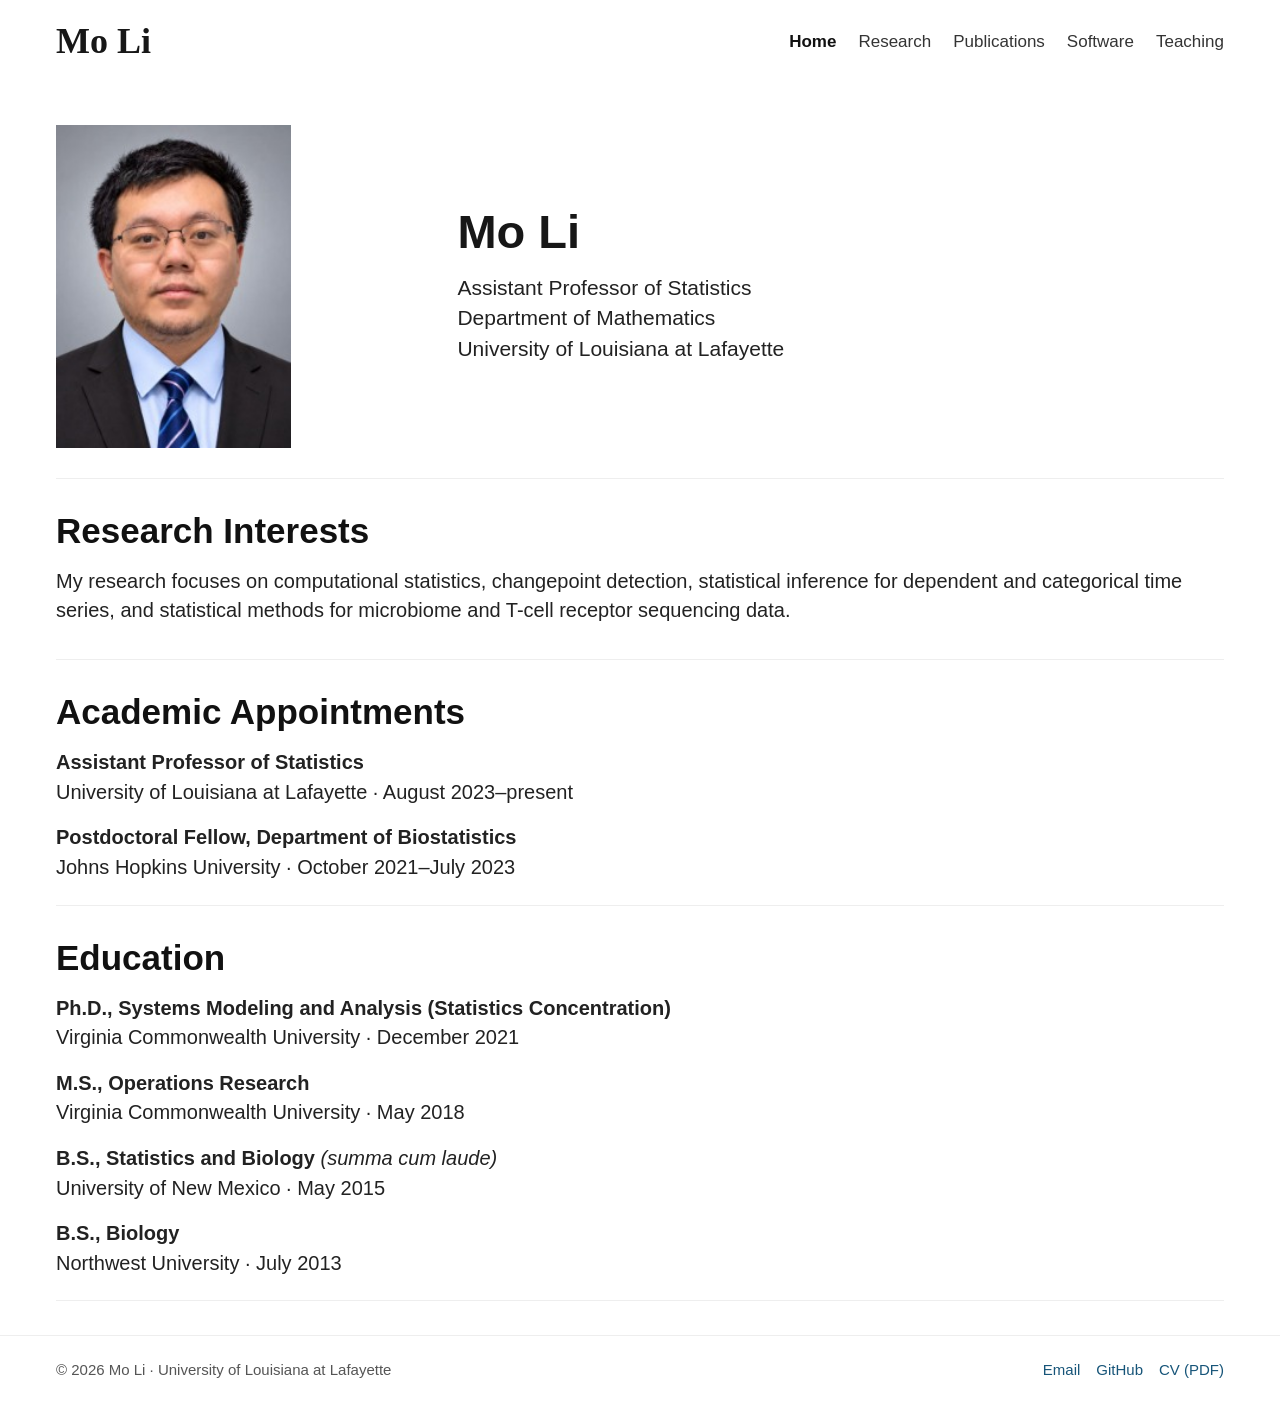
<file: index.html>
<!doctype html>
<html lang="en">
  <head>
    <meta charset="utf-8" />
    <meta name="viewport" content="width=device-width, initial-scale=1" />
    <meta
      name="description"
      content="Mo Li, Assistant Professor of Statistics, computational statistics, changepoint detection, time series and biostatistics."
    />
    <meta name="theme-color" content="#ffffff" />
    <title>Home | Mo Li</title>
    <link rel="stylesheet" href="assets/style.css" />
  </head>
  <body>
    <a class="skip" href="#content">Skip to content</a>
    <header class="site-header">
      <div class="wrap header-inner">
        <a class="wordmark" href="index.html"
          >Mo Li<span class="wordmark-dot">.</span></a
        >
        <nav aria-label="Main navigation">
          <a href="index.html" aria-current="page" class="active">Home</a
          ><a href="research.html">Research</a
          ><a href="publications.html">Publications</a
          ><a href="software.html">Software</a
          ><a href="teaching.html">Teaching</a>
        </nav>
      </div>
    </header>
    <main id="content" class="wrap main faculty-home">
      <section class="faculty-intro">
        <img
          class="faculty-photo"
          src="assets/profile.jpg"
          alt="Portrait of Mo Li"
          width="180"
          height="247"
        />
        <div class="faculty-profile">
          <h1>Mo Li</h1>
          <p>
            Assistant Professor of Statistics<br />
            Department of Mathematics<br />
            University of Louisiana at Lafayette
          </p>
        </div>
      </section>
      <section>
        <h2>Research Interests</h2>
        <p>
          My research focuses on computational statistics, changepoint
          detection, statistical inference for dependent and categorical time
          series, and statistical methods for microbiome and T-cell receptor
          sequencing data.
        </p>
      </section>
      <section class="appointments-section">
        <h2>Academic Appointments</h2>
        <div class="education-entry">
          <strong>Assistant Professor of Statistics</strong>
          <div>University of Louisiana at Lafayette · August 2023–present</div>
        </div>
        <div class="education-entry">
          <strong>Postdoctoral Fellow, Department of Biostatistics</strong>
          <div>Johns Hopkins University · October 2021–July 2023</div>
        </div>
      </section>
      <section class="education-section">
        <h2>Education</h2>
        <div class="education-entry">
          <strong
            >Ph.D., Systems Modeling and Analysis (Statistics
            Concentration)</strong
          >
          <div>Virginia Commonwealth University · December 2021</div>
        </div>
        <div class="education-entry">
          <strong>M.S., Operations Research</strong>
          <div>Virginia Commonwealth University · May 2018</div>
        </div>
        <div class="education-entry">
          <strong
            >B.S., Statistics and Biology <em>(summa cum laude)</em></strong
          >
          <div>University of New Mexico · May 2015</div>
        </div>
        <div class="education-entry">
          <strong>B.S., Biology</strong>
          <div>Northwest University · July 2013</div>
        </div>
      </section>
    </main>
    <footer class="footer">
      <div class="wrap footer-inner">
        <div>© 2026 Mo Li · University of Louisiana at Lafayette</div>
        <div>
          <a href="mailto:mo.li@louisiana.edu">Email</a
          ><a href="https://github.com/mli171">GitHub</a
          ><a href="assets/Mo_Li_CV.pdf">CV (PDF)</a>
        </div>
      </div>
    </footer>
  </body>
</html>
</file>
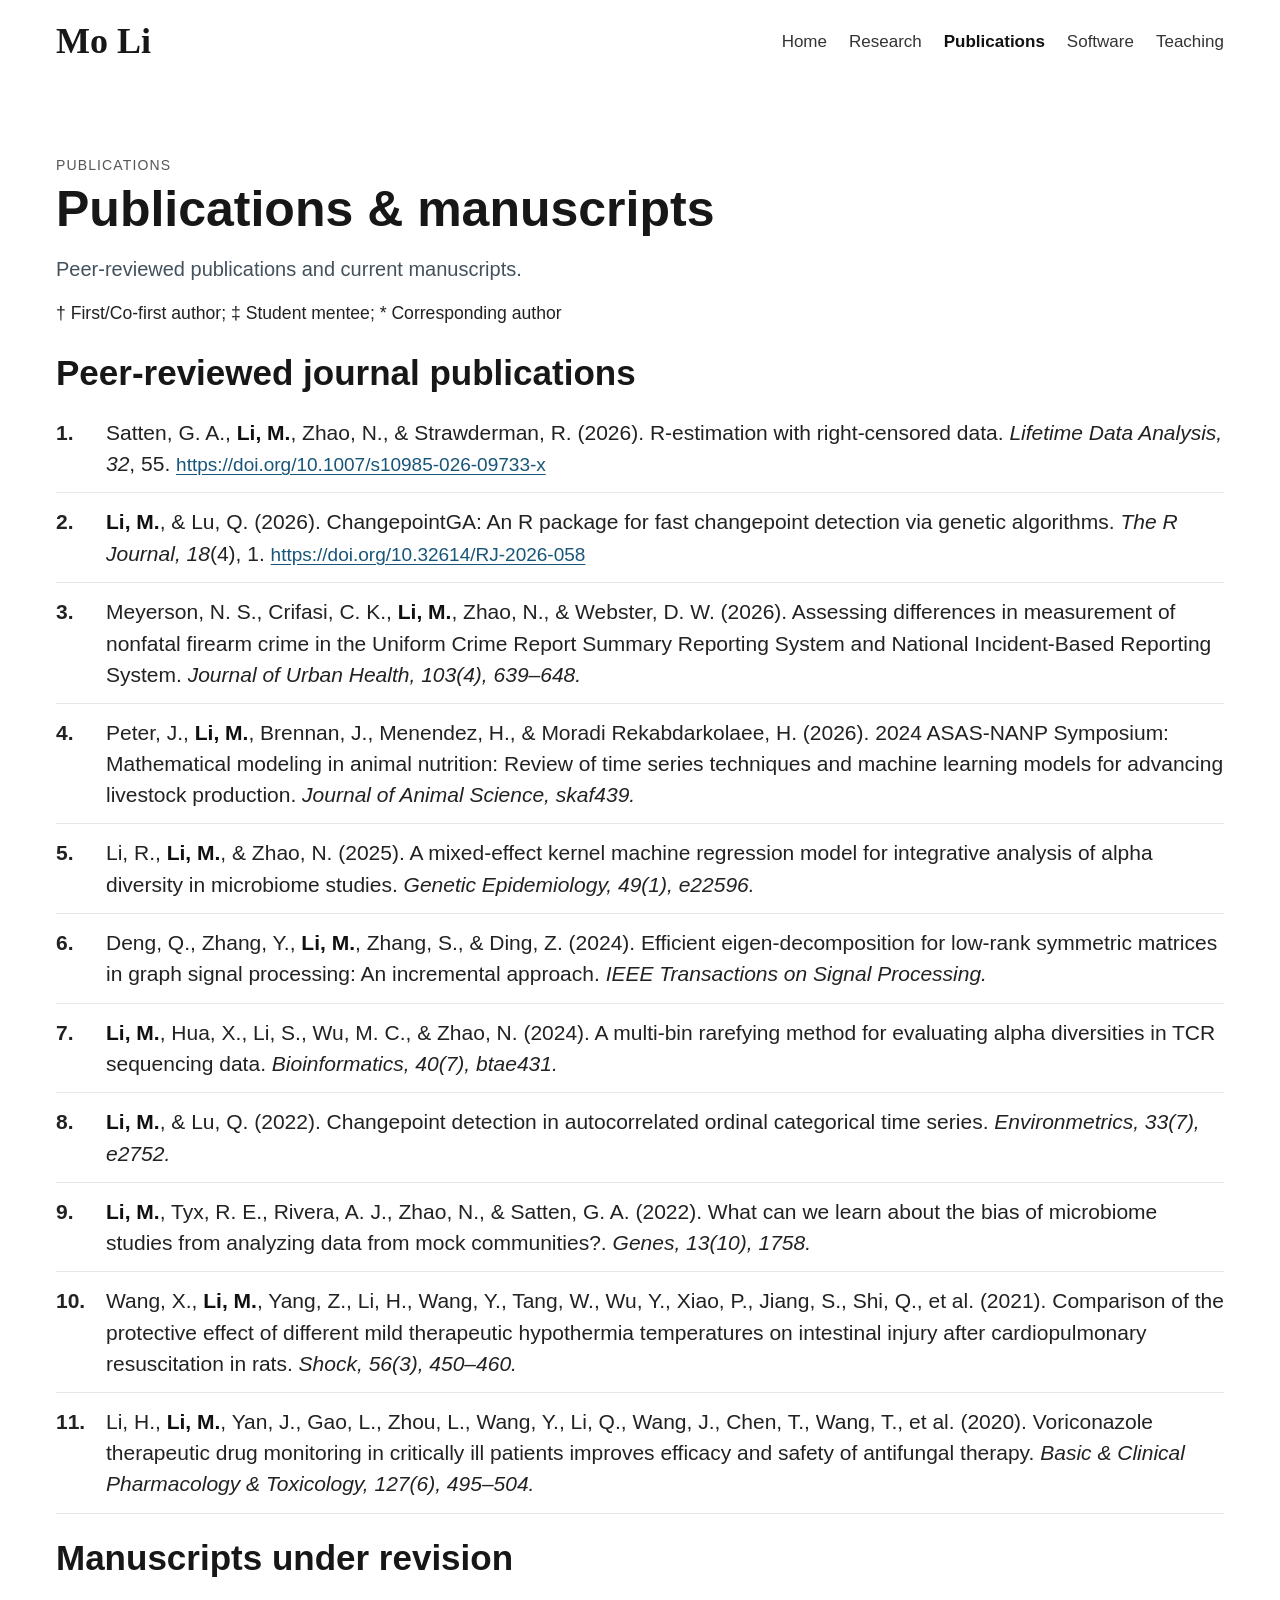
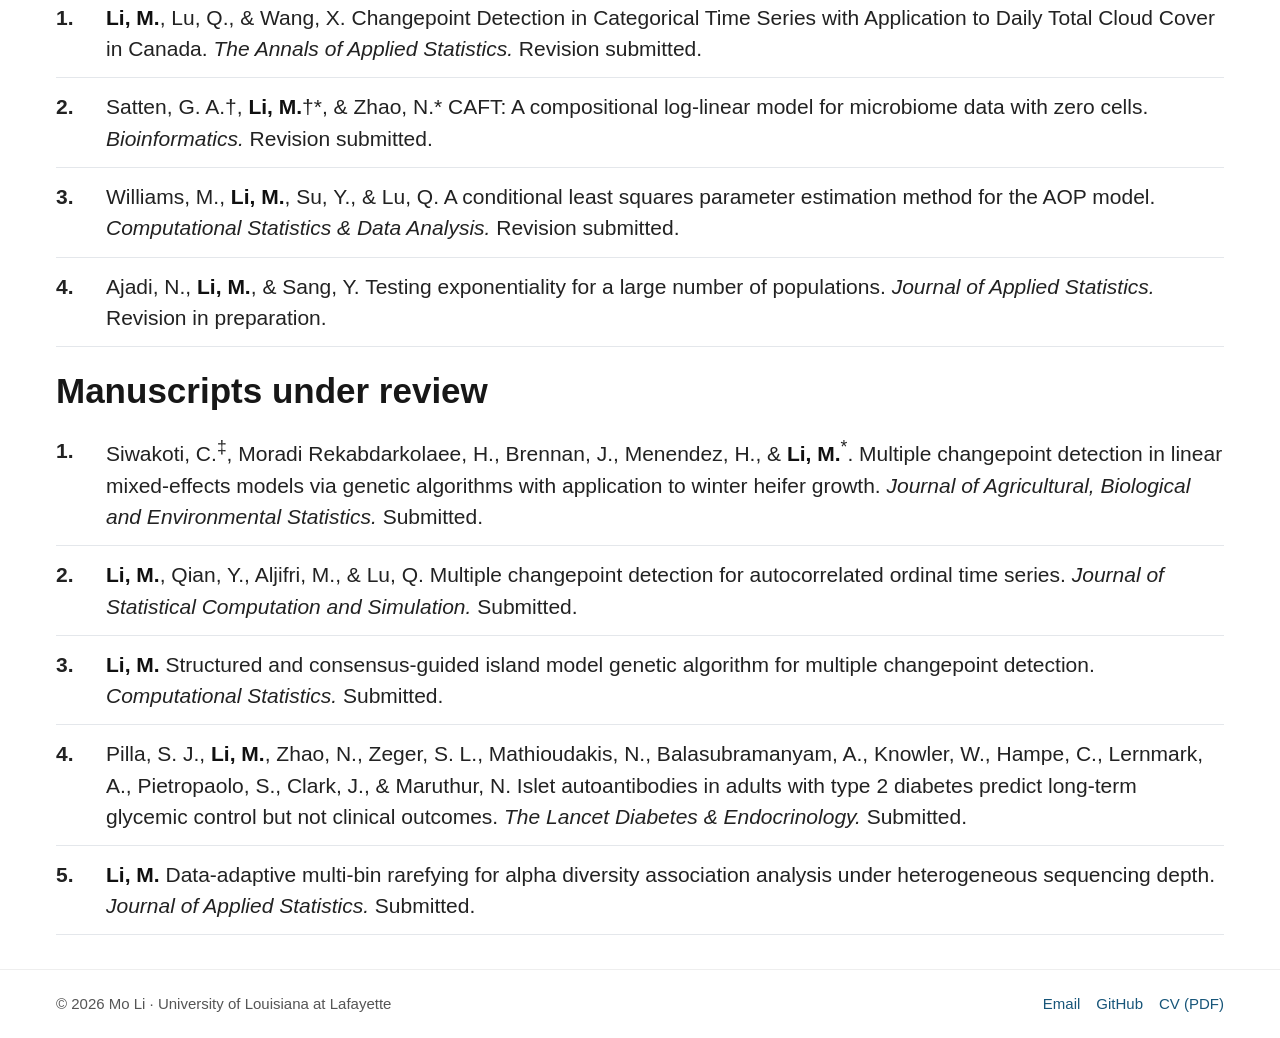
<file: publications.html>
<!doctype html>

<html lang="en">
  <head>
    <meta charset="utf-8" />
    <meta content="width=device-width, initial-scale=1" name="viewport" />
    <meta
      content="Peer-reviewed publications and manuscripts of statistician Mo Li."
      name="description"
    />
    <meta content="#ffffff" name="theme-color" />
    <title>Publications | Mo Li</title>
    <link href="assets/style.css" rel="stylesheet" />
  </head>
  <body class="publications-page">
    <a class="skip" href="#content">Skip to content</a>
    <header class="site-header">
      <div class="wrap header-inner">
        <a class="wordmark" href="index.html"
          >Mo Li<span class="wordmark-dot">.</span></a
        >
        <nav aria-label="Main navigation">
          <a href="index.html">Home</a><a href="research.html">Research</a
          ><a aria-current="page" class="active" href="publications.html"
            >Publications</a
          ><a href="software.html">Software</a
          ><a href="teaching.html">Teaching</a>
        </nav>
      </div>
    </header>
    <main class="wrap main" id="content">
      <div class="eyebrow">Publications</div>
      <h1>Publications &amp; manuscripts</h1>
      <p class="intro">Peer-reviewed publications and current manuscripts.</p>
      <p class="publication-legend">
        † First/Co-first author; ‡ Student mentee; * Corresponding author
      </p>
      <h2>Peer-reviewed journal publications</h2>
      <div class="paper">
        <span class="paper-number">1.</span>
        <p class="apa-citation">
          Satten, G. A., <strong class="my-name">Li, M.</strong>, Zhao, N.,
          &amp; Strawderman, R. (2026). R-estimation with right-censored data.
          <em>Lifetime Data Analysis, 32</em>, 55.
          <a href="https://doi.org/10.1007/s10985-026-09733-x"
            >https://doi.org/10.1007/s10985-026-09733-x</a
          >
        </p>
      </div>
      <div class="paper">
        <span class="paper-number">2.</span>
        <p class="apa-citation">
          <strong class="my-name">Li, M.</strong>, &amp; Lu, Q. (2026).
          ChangepointGA: An R package for fast changepoint detection via genetic
          algorithms. <em>The R Journal, 18</em>(4), 1.
          <a href="https://doi.org/10.32614/RJ-2026-058"
            >https://doi.org/10.32614/RJ-2026-058</a
          >
        </p>
      </div>
      <div class="paper">
        <span class="paper-number">3.</span>
        <p class="apa-citation">
          Meyerson, N. S., Crifasi, C. K.,
          <strong class="my-name">Li, M.</strong>, Zhao, N., &amp; Webster, D.
          W. (2026). Assessing differences in measurement of nonfatal firearm
          crime in the Uniform Crime Report Summary Reporting System and
          National Incident-Based Reporting System.
          <em>Journal of Urban Health, 103(4), 639–648.</em>
        </p>
      </div>
      <div class="paper">
        <span class="paper-number">4.</span>
        <p class="apa-citation">
          Peter, J., <strong class="my-name">Li, M.</strong>, Brennan, J.,
          Menendez, H., &amp; Moradi Rekabdarkolaee, H. (2026). 2024 ASAS-NANP
          Symposium: Mathematical modeling in animal nutrition: Review of time
          series techniques and machine learning models for advancing livestock
          production. <em>Journal of Animal Science, skaf439.</em>
        </p>
      </div>
      <div class="paper">
        <span class="paper-number">5.</span>
        <p class="apa-citation">
          Li, R., <strong class="my-name">Li, M.</strong>, &amp; Zhao, N.
          (2025). A mixed-effect kernel machine regression model for integrative
          analysis of alpha diversity in microbiome studies.
          <em>Genetic Epidemiology, 49(1), e22596.</em>
        </p>
      </div>
      <div class="paper">
        <span class="paper-number">6.</span>
        <p class="apa-citation">
          Deng, Q., Zhang, Y., <strong class="my-name">Li, M.</strong>, Zhang,
          S., &amp; Ding, Z. (2024). Efficient eigen-decomposition for low-rank
          symmetric matrices in graph signal processing: An incremental
          approach. <em>IEEE Transactions on Signal Processing.</em>
        </p>
      </div>
      <div class="paper">
        <span class="paper-number">7.</span>
        <p class="apa-citation">
          <strong class="my-name">Li, M.</strong>, Hua, X., Li, S., Wu, M. C.,
          &amp; Zhao, N. (2024). A multi-bin rarefying method for evaluating
          alpha diversities in TCR sequencing data.
          <em>Bioinformatics, 40(7), btae431.</em>
        </p>
      </div>
      <div class="paper">
        <span class="paper-number">8.</span>
        <p class="apa-citation">
          <strong class="my-name">Li, M.</strong>, &amp; Lu, Q. (2022).
          Changepoint detection in autocorrelated ordinal categorical time
          series. <em>Environmetrics, 33(7), e2752.</em>
        </p>
      </div>
      <div class="paper">
        <span class="paper-number">9.</span>
        <p class="apa-citation">
          <strong class="my-name">Li, M.</strong>, Tyx, R. E., Rivera, A. J.,
          Zhao, N., &amp; Satten, G. A. (2022). What can we learn about the bias
          of microbiome studies from analyzing data from mock communities?.
          <em>Genes, 13(10), 1758.</em>
        </p>
      </div>
      <div class="paper">
        <span class="paper-number">10.</span>
        <p class="apa-citation">
          Wang, X., <strong class="my-name">Li, M.</strong>, Yang, Z., Li, H.,
          Wang, Y., Tang, W., Wu, Y., Xiao, P., Jiang, S., Shi, Q., et al.
          (2021). Comparison of the protective effect of different mild
          therapeutic hypothermia temperatures on intestinal injury after
          cardiopulmonary resuscitation in rats. <em>Shock, 56(3), 450–460.</em>
        </p>
      </div>
      <div class="paper">
        <span class="paper-number">11.</span>
        <p class="apa-citation">
          Li, H., <strong class="my-name">Li, M.</strong>, Yan, J., Gao, L.,
          Zhou, L., Wang, Y., Li, Q., Wang, J., Chen, T., Wang, T., et al.
          (2020). Voriconazole therapeutic drug monitoring in critically ill
          patients improves efficacy and safety of antifungal therapy.
          <em
            >Basic &amp; Clinical Pharmacology &amp; Toxicology, 127(6),
            495–504.</em
          >
        </p>
      </div>
      <h2>Manuscripts under revision</h2>
      <div class="paper">
        <span class="paper-number">1.</span>
        <p class="apa-citation">
          <strong class="my-name">Li, M.</strong>, Lu, Q., &amp; Wang, X.
          Changepoint Detection in Categorical Time Series with 
          Application to Daily Total Cloud Cover in Canada.
          <em>The Annals of Applied Statistics.</em> Revision submitted.
        </p>
      </div>
      <div class="paper">
        <span class="paper-number">2.</span>
        <p class="apa-citation">
          Satten, G. A.†, <strong class="my-name">Li, M.</strong>†*, &amp; Zhao,
          N.* CAFT: A compositional log-linear model for microbiome data with
          zero cells. <em>Bioinformatics.</em> Revision submitted.
        </p>
      </div>
      <div class="paper">
        <span class="paper-number">3.</span>
        <p class="apa-citation">
          Williams, M., <strong class="my-name">Li, M.</strong>, Su, Y., &amp;
          Lu, Q. A conditional least squares parameter estimation method for the
          AOP model.
          <em>Computational Statistics &amp; Data Analysis.</em> Revision
          submitted.
        </p>
      </div>
      <div class="paper">
        <span class="paper-number">4.</span>
        <p class="apa-citation">
          Ajadi, N., <strong class="my-name">Li, M.</strong>, &amp; Sang, Y.
          Testing exponentiality for a large number of populations.
          <em>Journal of Applied Statistics.</em> Revision in preparation.
        </p>
      </div>
      <h2>Manuscripts under review</h2>
      <div class="paper">
        <span class="paper-number">1.</span>
        <p class="apa-citation">
        Siwakoti, C.<sup>‡</sup>, Moradi Rekabdarkolaee, H., 
        Brennan, J., Menendez, H., 
        &amp; <strong class="my-name">Li, M.</strong><sup>*</sup>.
        Multiple changepoint detection in linear
        mixed-effects models via genetic algorithms
        with application to winter heifer growth.
        <em>
        Journal of Agricultural, Biological and
        Environmental Statistics.
        </em>
        Submitted.
        </p>
      </div>
      <div class="paper">
        <span class="paper-number">2.</span>
        <p class="apa-citation">
          <strong class="my-name">Li, M.</strong>, Qian, Y., Aljifri, M.,
          &amp; Lu, Q.
          Multiple changepoint detection for autocorrelated
          ordinal time series.
          <em>Journal of Statistical Computation and Simulation.</em>
          Submitted.
        </p>
      </div>
      <div class="paper">
        <span class="paper-number">3.</span>
        <p class="apa-citation">
          <strong class="my-name">Li, M.</strong> Structured and
          consensus-guided island model genetic algorithm for multiple
          changepoint detection. <em>Computational Statistics.</em> Submitted.
        </p>
      </div>
      <div class="paper">
        <span class="paper-number">4.</span>
        <p class="apa-citation">
          Pilla, S. J., <strong class="my-name">Li, M.</strong>, Zhao, N.,
          Zeger, S. L., Mathioudakis, N., Balasubramanyam, A., Knowler, W.,
          Hampe, C., Lernmark, A., Pietropaolo, S., Clark, J., &amp; Maruthur,
          N. Islet autoantibodies in adults with type 2 diabetes predict
          long-term glycemic control but not clinical outcomes.
          <em>The Lancet Diabetes &amp; Endocrinology.</em> Submitted.
        </p>
      </div>
      <div class="paper">
        <span class="paper-number">5.</span>
        <p class="apa-citation">
          <strong class="my-name">Li, M.</strong> Data-adaptive multi-bin
          rarefying for alpha diversity association analysis under heterogeneous
          sequencing depth. <em>Journal of Applied Statistics.</em> Submitted.
        </p>
      </div>
    </main>
    <footer class="footer">
      <div class="wrap footer-inner">
        <div>© 2026 Mo Li · University of Louisiana at Lafayette</div>
        <div>
          <a href="mailto:mo.li@louisiana.edu">Email</a
          ><a href="https://github.com/mli171">GitHub</a
          ><a href="assets/Mo_Li_CV.pdf">CV (PDF)</a>
        </div>
      </div>
    </footer>
  </body>
</html>
</file>
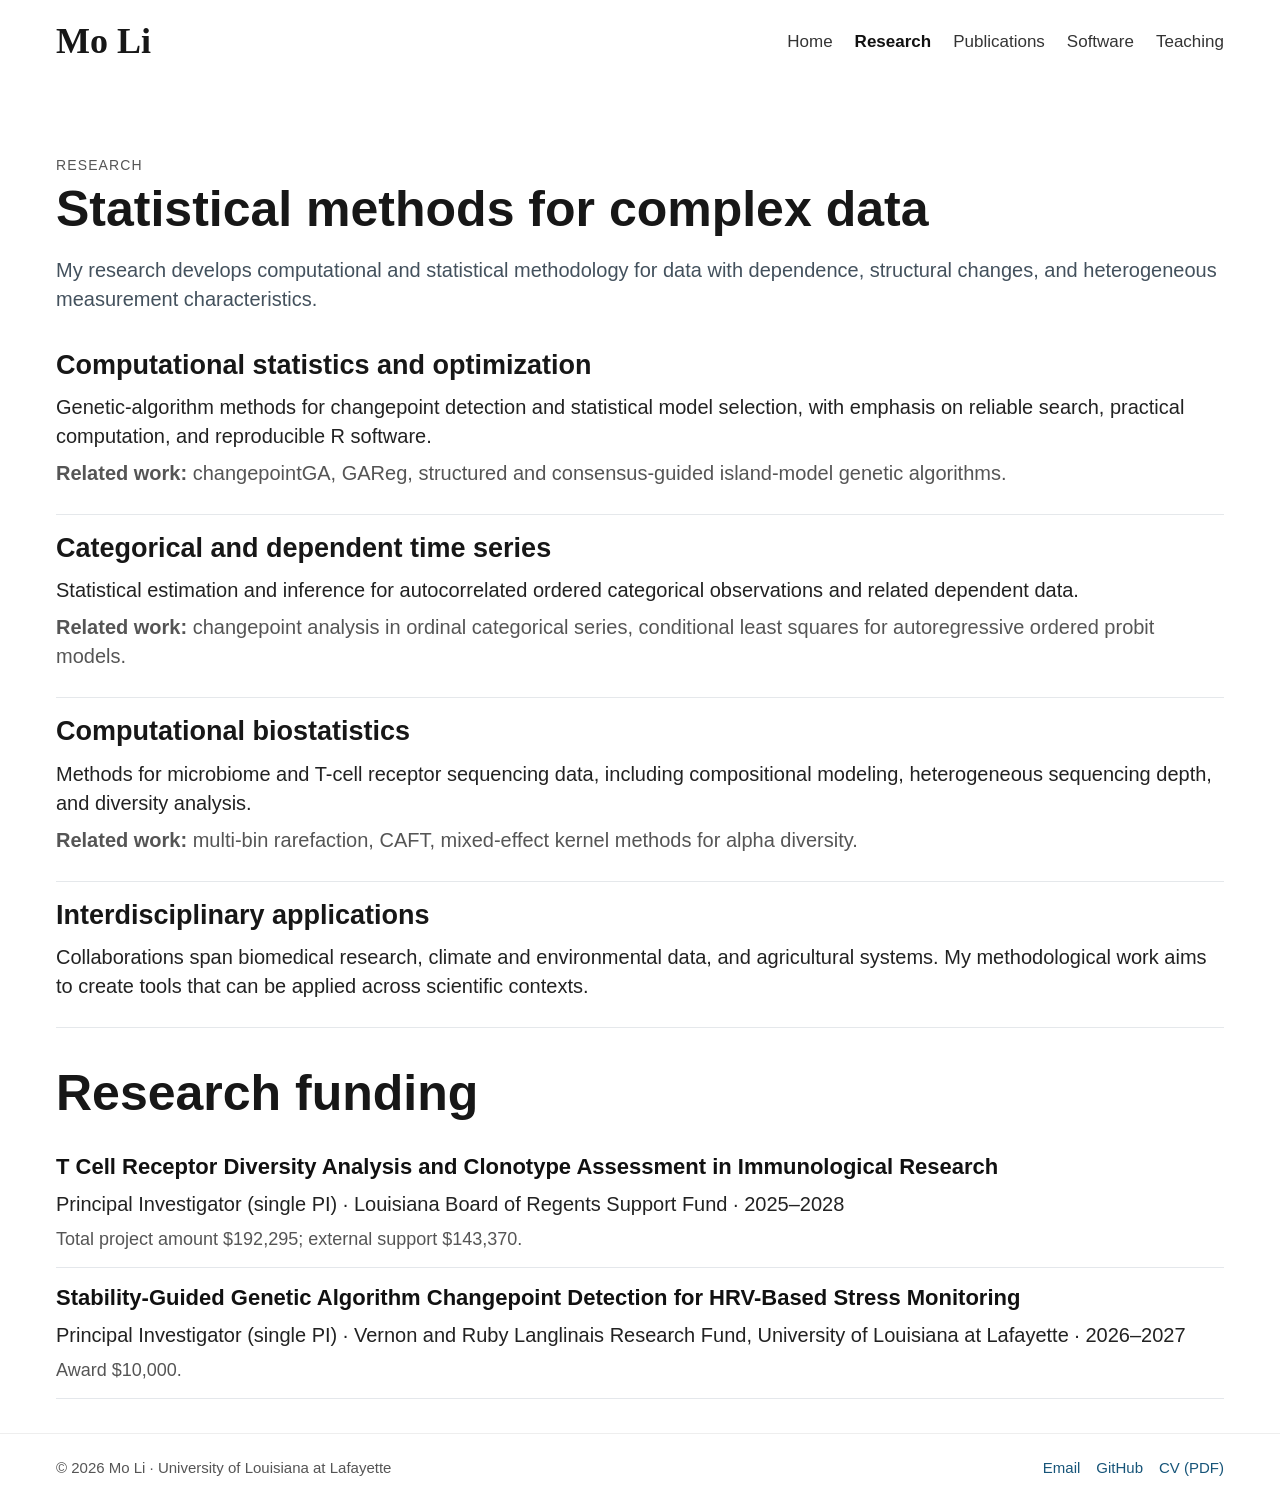
<file: research.html>
<!doctype html>
<html lang="en">
  <head>
    <meta charset="utf-8" />
    <meta content="width=device-width, initial-scale=1" name="viewport" />
    <meta
      content="Research in statistical computing, changepoint detection, categorical time series, and computational biostatistics."
      name="description"
    />
    <meta content="#ffffff" name="theme-color" />
    <title>Research | Mo Li</title>
    <link href="assets/style.css" rel="stylesheet" />
  </head>
  <body>
    <a class="skip" href="#content">Skip to content</a>
    <header class="site-header">
      <div class="wrap header-inner">
        <a class="wordmark" href="index.html"
          >Mo Li<span class="wordmark-dot">.</span></a
        >
        <nav aria-label="Main navigation">
          <a href="index.html">Home</a
          ><a aria-current="page" class="active" href="research.html"
            >Research</a
          ><a href="publications.html">Publications</a
          ><a href="software.html">Software</a
          ><a href="teaching.html">Teaching</a>
        </nav>
      </div>
    </header>
    <main class="wrap main" id="content">
      <div class="eyebrow">Research</div>
      <h1 class="page-title">Statistical methods for complex data</h1>
      <p class="intro">
        My research develops computational and statistical methodology for data
        with dependence, structural changes, and heterogeneous measurement
        characteristics.
      </p>
      <div class="research-stack">
        <section class="project">
          <h2>Computational statistics and optimization</h2>
          <p>
            Genetic-algorithm methods for changepoint detection and statistical
            model selection, with emphasis on reliable search, practical
            computation, and reproducible R software.
          </p>
          <p class="small">
            <strong>Related work:</strong> changepointGA, GAReg, structured and
            consensus-guided island-model genetic algorithms.
          </p>
        </section>
        <section class="project">
          <h2>Categorical and dependent time series</h2>
          <p>
            Statistical estimation and inference for autocorrelated ordered
            categorical observations and related dependent data.
          </p>
          <p class="small">
            <strong>Related work:</strong> changepoint analysis in ordinal
            categorical series, conditional least squares for autoregressive
            ordered probit models.
          </p>
        </section>
        <section class="project">
          <h2>Computational biostatistics</h2>
          <p>
            Methods for microbiome and T-cell receptor sequencing data,
            including compositional modeling, heterogeneous sequencing depth,
            and diversity analysis.
          </p>
          <p class="small">
            <strong>Related work:</strong> multi-bin rarefaction, CAFT,
            mixed-effect kernel methods for alpha diversity.
          </p>
        </section>
        <section class="project">
          <h2>Interdisciplinary applications</h2>
          <p>
            Collaborations span biomedical research, climate and environmental
            data, and agricultural systems. My methodological work aims to
            create tools that can be applied across scientific contexts.
          </p>
        </section>
      </div>
      <h2 class="funding-title">Research funding</h2>
      <div class="paper">
        <strong
          >T Cell Receptor Diversity Analysis and Clonotype Assessment in
          Immunological Research</strong
        >
        <p>
          Principal Investigator (single PI) · Louisiana Board of Regents
          Support Fund · 2025–2028
        </p>
        <p class="meta">
          Total project amount $192,295; external support $143,370.
        </p>
      </div>
      <div class="paper">
        <strong
          >Stability-Guided Genetic Algorithm Changepoint Detection for
          HRV-Based Stress Monitoring</strong
        >
        <p>
          Principal Investigator (single PI) · Vernon and Ruby Langlinais
          Research Fund, University of Louisiana at Lafayette · 2026–2027
        </p>
        <p class="meta">Award $10,000.</p>
      </div>
    </main>
    <footer class="footer">
      <div class="wrap footer-inner">
        <div>© 2026 Mo Li · University of Louisiana at Lafayette</div>
        <div>
          <a href="mailto:mo.li@louisiana.edu">Email</a
          ><a href="https://github.com/mli171">GitHub</a
          ><a href="assets/Mo_Li_CV.pdf">CV (PDF)</a>
        </div>
      </div>
    </footer>
  </body>
</html>
</file>
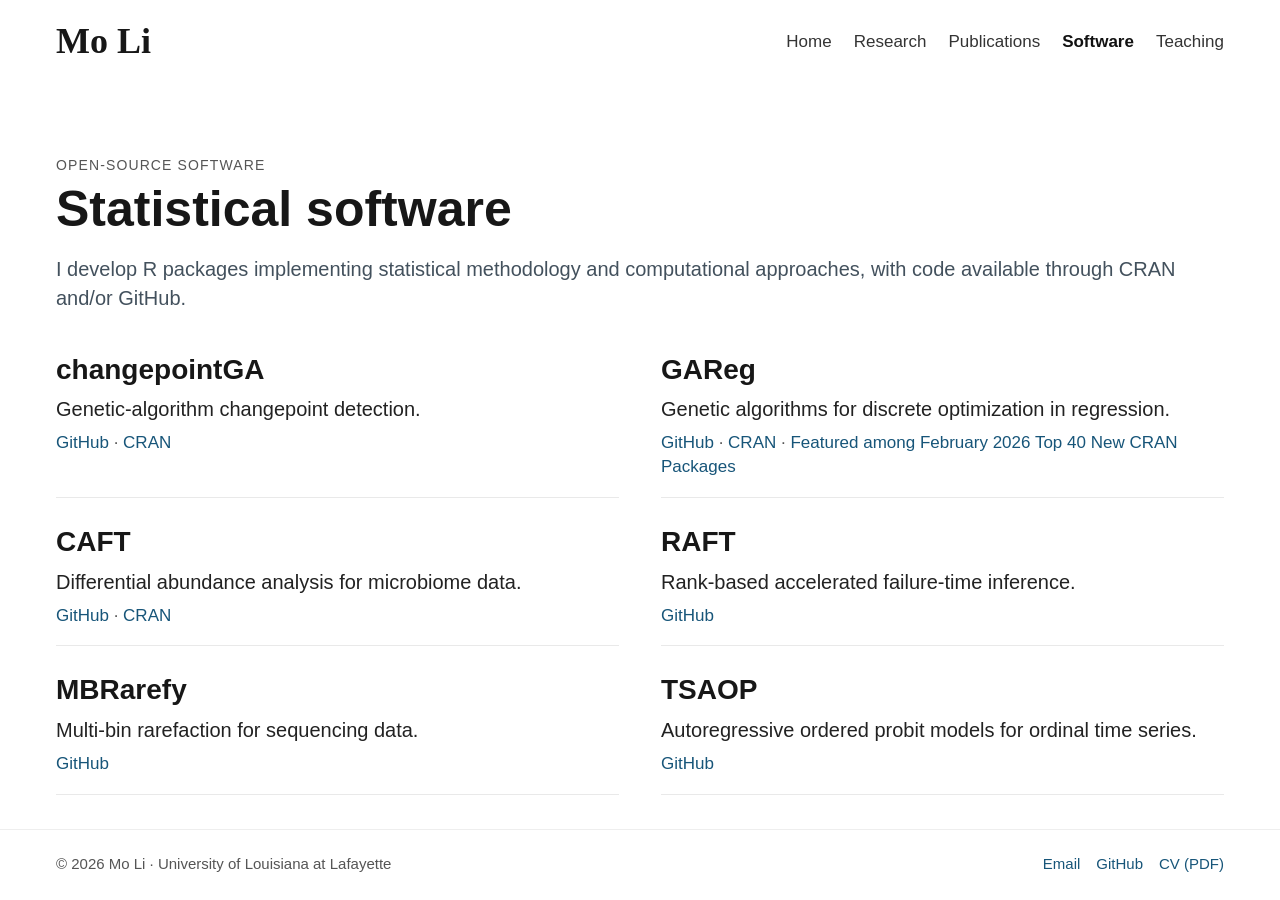
<file: software.html>
<!doctype html>

<html lang="en">
  <head>
    <meta charset="utf-8" />
    <meta content="width=device-width, initial-scale=1" name="viewport" />
    <meta
      content="Open-source R packages developed by Mo Li, including changepointGA and GAReg."
      name="description"
    />
    <meta content="#ffffff" name="theme-color" />
    <title>Software | Mo Li</title>
    <link href="assets/style.css" rel="stylesheet" />
  </head>
  <body>
    <a class="skip" href="#content">Skip to content</a>
    <header class="site-header">
      <div class="wrap header-inner">
        <a class="wordmark" href="index.html"
          >Mo Li<span class="wordmark-dot">.</span></a
        >
        <nav aria-label="Main navigation">
          <a href="index.html">Home</a><a href="research.html">Research</a
          ><a href="publications.html">Publications</a
          ><a aria-current="page" class="active" href="software.html"
            >Software</a
          ><a href="teaching.html">Teaching</a>
        </nav>
      </div>
    </header>
    <main class="wrap main" id="content">
      <div class="eyebrow">Open-source software</div>
      <h1>Statistical software</h1>
      <p class="intro">
        I develop R packages implementing statistical methodology and
        computational approaches, with code available through CRAN and/or
        GitHub.
      </p>
      <div class="info-grid" style="margin-top: 35px">
        <section class="project">
          <h3>changepointGA</h3>
          <p>Genetic-algorithm changepoint detection.</p>
          <p class="meta">
            <a
              href="https://github.com/mli171/changepointGA"
              rel="noopener noreferrer"
              target="_blank"
              >GitHub</a
            >
            ·
            <a
              href="https://cran.r-project.org/package=changepointGA"
              rel="noopener noreferrer"
              target="_blank"
              >CRAN</a
            >
          </p>
        </section>
        <section class="project">
          <h3>GAReg</h3>
          <p>Genetic algorithms for discrete optimization in regression.</p>
          <p class="meta">
            <a
              href="https://github.com/mli171/GAReg"
              rel="noopener noreferrer"
              target="_blank"
              >GitHub</a
            >
            ·
            <a
              href="https://cran.r-project.org/package=GAReg"
              rel="noopener noreferrer"
              target="_blank"
              >CRAN</a
            >
            ·
            <a
              href="https://rworks.dev/posts/Feb-2026-Top40/"
              rel="noopener noreferrer"
              target="_blank"
              >Featured among February 2026 Top 40 New CRAN Packages</a
            >
          </p>
        </section>
        <section class="project">
          <h3>CAFT</h3>
          <p>Differential abundance analysis for microbiome data.</p>
          <p class="meta">
            <a
              href="https://github.com/mli171/CAFT"
              rel="noopener noreferrer"
              target="_blank"
              >GitHub</a
            >
            ·
            <a
              href="https://cran.r-project.org/package=CAFT"
              rel="noopener noreferrer"
              target="_blank"
              >CRAN</a
            >
          </p>
        </section>
        <section class="project">
          <h3>RAFT</h3>
          <p>Rank-based accelerated failure-time inference.</p>
          <p class="meta">
            <a
              href="https://github.com/mli171/RAFT"
              rel="noopener noreferrer"
              target="_blank"
              >GitHub</a
            >
          </p>
        </section>
        <section class="project">
          <h3>MBRarefy</h3>
          <p>Multi-bin rarefaction for sequencing data.</p>
          <p class="meta">
            <a
              href="https://github.com/mli171/MBRarefy"
              rel="noopener noreferrer"
              target="_blank"
              >GitHub</a
            >
          </p>
        </section>
        <section class="project">
          <h3>TSAOP</h3>
          <p>Autoregressive ordered probit models for ordinal time series.</p>
          <p class="meta">
            <a
              href="https://github.com/mli171/TSAOP"
              rel="noopener noreferrer"
              target="_blank"
              >GitHub</a
            >
          </p>
        </section>
      </div>
    </main>
    <footer class="footer">
      <div class="wrap footer-inner">
        <div>© 2026 Mo Li · University of Louisiana at Lafayette</div>
        <div>
          <a href="mailto:mo.li@louisiana.edu">Email</a
          ><a href="https://github.com/mli171">GitHub</a
          ><a href="assets/Mo_Li_CV.pdf">CV (PDF)</a>
        </div>
      </div>
    </footer>
  </body>
</html>
</file>
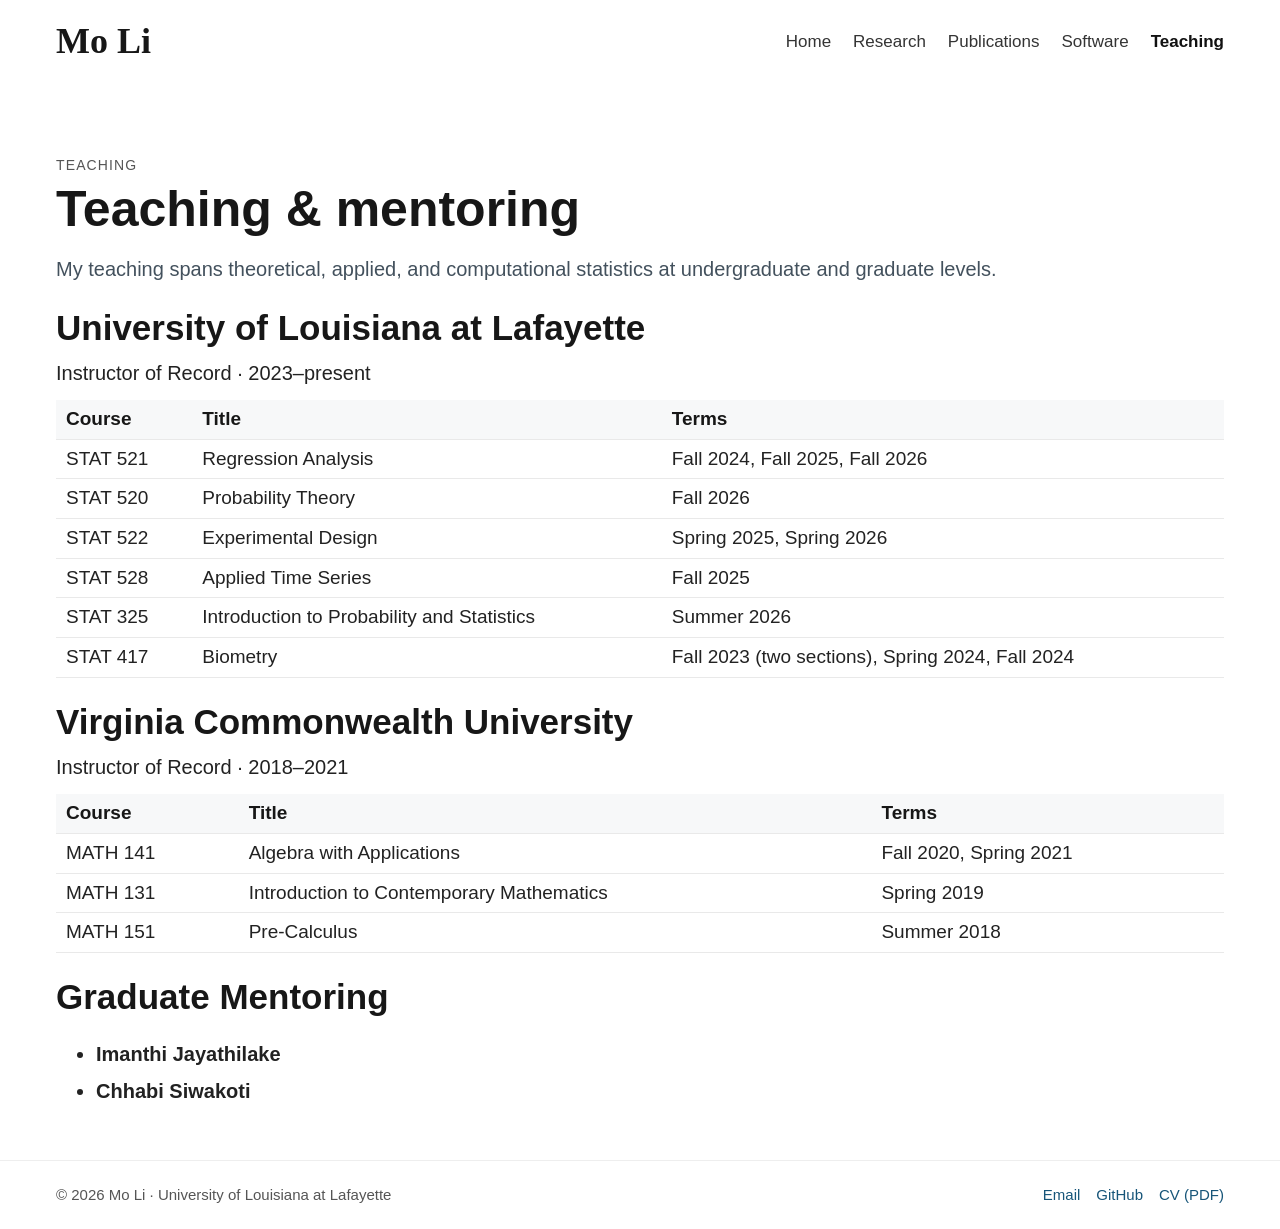
<file: teaching.html>
<!doctype html>

<html lang="en">
  <head>
    <meta charset="utf-8" />
    <meta content="width=device-width, initial-scale=1" name="viewport" />
    <meta
      content="Teaching experience of Mo Li in regression, probability, experimental design, time series and biometry."
      name="description"
    />
    <meta content="#ffffff" name="theme-color" />
    <title>Teaching | Mo Li</title>
    <link href="assets/style.css" rel="stylesheet" />
  </head>
  <body>
    <a class="skip" href="#content">Skip to content</a>
    <header class="site-header">
      <div class="wrap header-inner">
        <a class="wordmark" href="index.html"
          >Mo Li<span class="wordmark-dot">.</span></a
        >
        <nav aria-label="Main navigation">
          <a href="index.html">Home</a><a href="research.html">Research</a
          ><a href="publications.html">Publications</a
          ><a href="software.html">Software</a
          ><a aria-current="page" class="active" href="teaching.html"
            >Teaching</a
          >
        </nav>
      </div>
    </header>
    <main class="wrap main" id="content">
      <div class="eyebrow">Teaching</div>
      <h1>Teaching &amp; mentoring</h1>
      <p class="intro">
        My teaching spans theoretical, applied, and computational statistics at
        undergraduate and graduate levels.
      </p>
      <h2>University of Louisiana at Lafayette</h2>
      <p>Instructor of Record · 2023–present</p>
      <table class="course-table">
        <thead>
          <tr>
            <th>Course</th>
            <th>Title</th>
            <th>Terms</th>
          </tr>
        </thead>
        <tbody>
          <tr>
            <td>STAT 521</td>
            <td>Regression Analysis</td>
            <td>Fall 2024, Fall 2025, Fall 2026</td>
          </tr>
          <tr>
            <td>STAT 520</td>
            <td>Probability Theory</td>
            <td>Fall 2026</td>
          </tr>
          <tr>
            <td>STAT 522</td>
            <td>Experimental Design</td>
            <td>Spring 2025, Spring 2026</td>
          </tr>
          <tr>
            <td>STAT 528</td>
            <td>Applied Time Series</td>
            <td>Fall 2025</td>
          </tr>
          <tr>
            <td>STAT 325</td>
            <td>Introduction to Probability and Statistics</td>
            <td>Summer 2026</td>
          </tr>
          <tr>
            <td>STAT 417</td>
            <td>Biometry</td>
            <td>Fall 2023 (two sections), Spring 2024, Fall 2024</td>
          </tr>
        </tbody>
      </table>
      <h2>Virginia Commonwealth University</h2>
      <p>Instructor of Record · 2018–2021</p>
      <table class="course-table">
        <thead>
          <tr>
            <th>Course</th>
            <th>Title</th>
            <th>Terms</th>
          </tr>
        </thead>
        <tbody>
          <tr>
            <td>MATH 141</td>
            <td>Algebra with Applications</td>
            <td>Fall 2020, Spring 2021</td>
          </tr>
          <tr>
            <td>MATH 131</td>
            <td>Introduction to Contemporary Mathematics</td>
            <td>Spring 2019</td>
          </tr>
          <tr>
            <td>MATH 151</td>
            <td>Pre-Calculus</td>
            <td>Summer 2018</td>
          </tr>
        </tbody>
      </table>
      <h2>Graduate Mentoring</h2>
      <ul>
        <li><strong>Imanthi Jayathilake</strong></li>
        <li><strong>Chhabi Siwakoti</strong></li>
      </ul>
    </main>
    <footer class="footer">
      <div class="wrap footer-inner">
        <div>© 2026 Mo Li · University of Louisiana at Lafayette</div>
        <div>
          <a href="mailto:mo.li@louisiana.edu">Email</a
          ><a href="https://github.com/mli171">GitHub</a
          ><a href="assets/Mo_Li_CV.pdf">CV (PDF)</a>
        </div>
      </div>
    </footer>
  </body>
</html>
</file>
<file: assets/style.css>
/* Classic, typography-first academic faculty homepage. No frameworks or external fonts. */
:root{--ink:#1e2933;--text:#303943;--muted:#65717e;--line:#dee3e8;--link:#174b77;--bg:#fff}
*{box-sizing:border-box}html{scroll-behavior:smooth}body{margin:0;background:var(--bg);color:var(--text);font:16px/1.72 Georgia,"Times New Roman",serif}a{color:var(--link);text-decoration:none}a:hover{text-decoration:underline}a:focus-visible{outline:2px solid #234f78;outline-offset:3px}.wrap{max-width:960px;margin:auto;padding:0 32px}.site-header{background:#fff;border-bottom:1px solid var(--line)}.header-inner{display:flex;align-items:center;justify-content:space-between;gap:24px;min-height:78px}.wordmark{font:600 24px/1.3 Georgia,serif;letter-spacing:-.025em;color:#203b53}.wordmark-dot{display:none}nav{display:flex;flex-wrap:wrap;gap:22px}nav a{font:14px/1.4 -apple-system,BlinkMacSystemFont,"Segoe UI",Arial,sans-serif;color:#455666;padding:13px 0;border-bottom:2px solid transparent}nav a.active{color:var(--link);border-color:var(--link);font-weight:600}.skip{position:absolute;left:-9999px}.skip:focus{left:12px;top:12px;padding:8px;background:#fff;z-index:2}.main{min-height:70vh;padding-top:52px;padding-bottom:76px}h1,h2,h3{color:var(--ink);font-family:Georgia,"Times New Roman",serif;font-weight:600;line-height:1.35}h1{font-size:39px;letter-spacing:-.025em;margin:4px 0 14px}h2{font-size:25px;margin:43px 0 14px;padding-bottom:8px;border-bottom:1px solid var(--line)}h3{font-size:18px;margin:0 0 8px}.eyebrow{color:var(--muted);font:12px/1.5 -apple-system,BlinkMacSystemFont,"Segoe UI",Arial,sans-serif;letter-spacing:.08em;text-transform:uppercase}.intro{font-size:18px;color:#43515d;max-width:780px}.hero{display:block;margin:0 0 44px;max-width:790px}.hero h1{font-size:43px}.hero p{max-width:780px}.hero-panel{margin-top:25px;border:0;border-top:1px solid var(--line);border-radius:0;background:transparent;padding:18px 0 0}.hero-panel h3{font-size:18px}.hero-panel p{display:inline;margin-right:14px;font-size:14px}.hero-panel p:not(:last-child):after{content:" · ";color:#999;margin-left:14px}.hero-panel .subtle{display:none}.hero-panel .rule{display:none}.btn-row{display:flex;flex-wrap:wrap;gap:18px;margin-top:20px}.btn{display:inline-block;border:0;border-bottom:1px solid var(--link);border-radius:0;background:transparent;color:var(--link);font:15px/1.6 -apple-system,BlinkMacSystemFont,"Segoe UI",Arial,sans-serif;padding:0 0 2px}.btn:hover,.btn-outline:hover{background:transparent;color:var(--link)}.cols{display:grid;grid-template-columns:repeat(3,1fr);gap:28px}.feature,.project{border:0;border-radius:0;background:transparent;padding:0}.feature h3{font-size:18px}.feature p,.project p{font-size:15px}.feature .index{color:var(--muted);font:11px/1.5 -apple-system,BlinkMacSystemFont,"Segoe UI",Arial,sans-serif;letter-spacing:.09em;margin:0 0 9px}.paper{padding:15px 0;border-bottom:1px solid #e9ecf0}.paper:first-child{border-top:0}.paper strong{color:var(--ink);font-weight:600}.paper p{margin:5px 0 0}.meta,.paper .meta,.small{font-size:14px;color:var(--muted)}.tag{display:inline;border:0;border-radius:0;color:var(--muted);font:italic 13px Georgia,serif;margin-left:8px}.section-note{max-width:790px}.info-grid{display:grid;grid-template-columns:1fr 1fr;gap:32px 42px}.info-grid .project{border-bottom:1px solid var(--line);padding-bottom:20px}.info-grid .project h2{font-size:20px;border:0;margin:10px 0 8px;padding:0}.kicker{border-left:2px solid #bbc6cf;padding:3px 0 3px 16px;margin:28px 0}.list-clean{padding-left:22px}.list-clean li{margin-bottom:8px}.course-table{width:100%;border-collapse:collapse;text-align:left}.course-table th{font:600 13px -apple-system,BlinkMacSystemFont,"Segoe UI",Arial,sans-serif;color:var(--ink);background:#f7f8f9}.course-table td,.course-table th{border-bottom:1px solid var(--line);padding:11px 10px;vertical-align:top}.course-table td{font-size:14px}.course-table td:last-child{white-space:nowrap}.footer{border-top:1px solid var(--line);background:white;color:var(--muted);font:13px/1.6 -apple-system,BlinkMacSystemFont,"Segoe UI",Arial,sans-serif}.footer-inner{display:flex;justify-content:space-between;gap:20px;flex-wrap:wrap;padding-top:22px;padding-bottom:22px}.footer-inner>div:last-child{display:flex;gap:16px}.rule{border:0;border-top:1px solid var(--line);margin:24px 0}.callout{border-left:2px solid #9eaebb;padding:8px 16px;background:transparent;font-size:14px}.overline{font-weight:600;color:var(--ink)}article{max-width:850px}.page-title{margin-bottom:12px}@media(max-width:750px){.wrap{padding:0 20px}.header-inner{display:block;padding-top:18px;padding-bottom:10px}.header-inner nav{gap:14px;margin-top:9px}.main{padding-top:35px}.hero h1{font-size:36px}.cols,.info-grid{grid-template-columns:1fr;gap:19px}.course-table td,.course-table th{padding:8px 5px;font-size:12px}.footer-inner{display:block}.footer-inner>div:last-child{margin-top:8px}}@media print{nav,.footer,.btn-row{display:none}.main{padding-top:10px}}

/* Minimal home page */
.minimal-home{max-width:850px;min-height:65vh}.minimal-home h1{margin-top:0}.minimal-home .intro{font-size:17px}.minimal-home h2{font-size:21px;margin-top:31px}.minimal-home ul{padding-left:22px}.minimal-home li{margin:5px 0}

/* Simple faculty homepage in the style of a traditional university site */
.faculty-home{max-width:900px;padding-top:38px;font-family:Arial,Helvetica,sans-serif;font-size:15px;line-height:1.7}
.faculty-home .faculty-intro{display:flex;align-items:flex-start;gap:28px;padding-bottom:28px;border-bottom:1px solid var(--line)}
.faculty-photo{width:180px;height:auto;object-fit:cover;flex:none}
.faculty-profile h1{font-family:Georgia,"Times New Roman",serif;font-size:32px;margin:0 0 16px}
.faculty-profile p{margin:0 0 18px}
.faculty-home section:not(:first-child){padding:11px 0 8px;border-bottom:1px solid #e6e9ed}
.faculty-home section:last-child{border-bottom:0}
.faculty-home h2{font-family:Arial,Helvetica,sans-serif;font-size:22px;letter-spacing:0;margin:15px 0 15px;padding:0;border:0;color:#202b34}
.faculty-home ul{padding-left:21px;margin:0 0 11px}
.faculty-home li{margin:0 0 8px}
@media(max-width:600px){.faculty-home .faculty-intro{gap:18px}.faculty-photo{width:110px}.faculty-profile h1{font-size:28px}.faculty-home{font-size:14px}.faculty-home h2{font-size:20px}}

/* Google Sites-inspired understated faculty site: flat, white, sans-serif. */
:root{--ink:#171717;--text:#222;--muted:#555;--line:#e9e9e9;--link:#1b5d85}
body{font-family:Arial,Helvetica,sans-serif;font-size:15px;line-height:1.65}
.wrap{max-width:1100px;padding-left:32px;padding-right:32px}
.site-header{border-bottom:0}
.header-inner{min-height:70px}
.wordmark{font-family:Georgia,'Times New Roman',serif;color:#171717;font-size:19px;letter-spacing:0}
nav{gap:22px}nav a{font:13px Arial,Helvetica,sans-serif;color:#343434;border:0;padding:8px 0}nav a.active{border:0;font-weight:600;color:#111}
.main{padding-top:40px;padding-bottom:65px}
h1,h2,h3{font-family:Arial,Helvetica,sans-serif;color:#171717;letter-spacing:0}
h1{font-size:30px}h2{font-size:25px;border:0;padding:0;margin-top:46px}
.faculty-home{max-width:950px;padding-top:40px;font-size:15px}
.faculty-home .faculty-intro{gap:26px;padding-bottom:32px;border-bottom:1px solid #eee}
.faculty-photo{width:175px}
.faculty-profile h1{font-family:Arial,Helvetica,sans-serif;font-size:30px;font-weight:700}
.faculty-profile p{margin:0 0 14px}
.faculty-home section:not(:first-child){padding:20px 0 24px;border-bottom:1px solid #eee}
.faculty-home h2{font:700 25px Arial,Helvetica,sans-serif;color:#111;margin:0 0 17px}
.faculty-home ul{padding-left:19px}.faculty-home li{margin:0 0 9px}
.footer{border-top:1px solid #eee}
.paper strong{color:#111}
@media(max-width:600px){.wrap{padding-left:20px;padding-right:20px}.faculty-home .faculty-intro{gap:17px}.faculty-photo{width:110px}.faculty-profile h1{font-size:25px}.faculty-home h2{font-size:22px}nav{gap:13px}}

/* October 2026: readable, full-width academic layout. */
:root{--link:#175579}
body{font-size:18px;line-height:1.68}
.wrap{max-width:1420px;width:100%;padding-left:56px;padding-right:56px}
.main{padding-top:48px;padding-bottom:70px}
article,.section-note,.hero,.hero p{max-width:none}
.wordmark{font-size:24px}
nav a{font-size:16px}
h1{font-size:40px}h2{font-size:29px}h3{font-size:23px}
.intro{font-size:19px;max-width:none}
.eyebrow,.meta,.paper .meta,.small,.tag{font-size:16px}
.paper{padding:21px 0}.paper p{font-size:17px}
.feature p,.project p,.info-grid .project p{font-size:17px}
.info-grid{gap:38px 60px}.info-grid .project h2{font-size:23px}
.course-table td{font-size:17px}.course-table th{font-size:15px}
.faculty-home{max-width:1420px;font-size:18px;padding-top:48px}
.faculty-profile h1{font-size:39px}
.faculty-home h2{font-size:29px}
.faculty-photo{width:200px}
.faculty-home .faculty-intro{gap:35px}
.footer{font-size:15px}
@media(max-width:800px){.wrap{padding-left:24px;padding-right:24px}.header-inner{display:block;padding-top:15px;padding-bottom:14px}.header-inner nav{gap:15px;margin-top:10px}.main{padding-top:28px}.info-grid{grid-template-columns:1fr;gap:18px}nav a{font-size:14px}.faculty-photo{width:130px}.faculty-home{font-size:16px}.faculty-home h2{font-size:24px}.faculty-profile h1{font-size:30px}.course-table td{font-size:14px}}
@media(max-width:480px){.faculty-home .faculty-intro{gap:15px}.faculty-photo{width:100px}body{font-size:16px}.wrap{padding-left:18px;padding-right:18px}}

/* Education added back to Home */
.faculty-home .education-entry{margin:0 0 18px;line-height:1.6}.faculty-home .education-entry strong{font-weight:600}.faculty-home .education-entry em{font-weight:400}

/* Oct 16 refinements: spacious home header and accessible typography */
body {font-size:20px;line-height:1.7;}
.wrap {max-width:1500px;}
nav a {font-size:17px;}
h1 {font-size:44px;}
h2 {font-size:32px;}
h3 {font-size:25px;}
.intro {font-size:21px;}
.faculty-home {font-size:21px;}
.faculty-home .faculty-intro {display:grid;grid-template-columns:220px minmax(0,1fr);align-items:center;gap:clamp(44px,16vw,280px);}
.faculty-photo {width:220px;}
.faculty-profile h1 {font-size:46px;}
.faculty-profile p {font-size:22px;line-height:1.75;}
.faculty-home h2 {font-size:32px;}
.faculty-home .education-entry {margin-bottom:19px;}
.paper {padding:25px 0;}
.paper strong {font-size:22px;line-height:1.5;}
.paper p {font-size:20px;line-height:1.6;}
.paper .meta,.meta,.small {font-size:18px;}
.paper a {text-decoration:underline;text-underline-offset:3px;}
.feature p,.project p,.info-grid .project p {font-size:20px;}
.info-grid .project h2 {font-size:25px;}
.course-table td {font-size:19px;}
.course-table th {font-size:17px;}
@media(max-width:800px) {
  .faculty-home .faculty-intro {grid-template-columns:140px minmax(0,1fr);gap:25px;}
  .faculty-photo {width:140px;}
  .faculty-profile h1 {font-size:34px;}
  .faculty-profile p {font-size:17px;}
  .faculty-home {font-size:18px;}
  .faculty-home h2 {font-size:27px;}
  .paper strong {font-size:20px;}
  .paper p {font-size:18px;}
}
@media(max-width:480px) {
  .faculty-home .faculty-intro {grid-template-columns:100px minmax(0,1fr);gap:18px;}
  .faculty-photo {width:100px;}
  .faculty-profile h1 {font-size:29px;}
  .faculty-profile p {font-size:15px;}
  .paper strong {font-size:19px;}
}

/* Oct 16 final: readable, compact scholarly layout */
body{font-size:21px;line-height:1.44}
.wrap{max-width:1550px}
.main{padding-top:25px;padding-bottom:36px;min-height:65vh}
.site-header .header-inner{min-height:65px}
h1{font-size:46px;margin:0 0 13px}h2{font-size:32px;margin:26px 0 10px}h3{font-size:25px}
p{margin:7px 0 12px}
.intro{font-size:21px;line-height:1.45;margin:5px 0 17px}
.eyebrow{font-size:14px}
.faculty-home{padding-top:22px;font-size:21px;line-height:1.43}
.faculty-home .faculty-intro{grid-template-columns:235px minmax(0,1fr);gap:clamp(35px,13vw,240px);padding-bottom:18px}
.faculty-photo{width:235px}
.faculty-profile h1{font-size:47px;margin-bottom:10px}
.faculty-profile p{font-size:23px;line-height:1.45;margin-bottom:8px}
.faculty-home section:not(:first-child){padding:5px 0}
.faculty-home h2{font-size:32px;margin:15px 0 10px}
.faculty-home .education-entry{margin-bottom:11px;line-height:1.45}
.paper{padding:11px 0;border-bottom:1px solid #e4e7eb}
.paper .apa-citation{font-size:22px;line-height:1.47;margin:0;max-width:1400px;padding-left:1.35em;text-indent:-1.35em}
.paper .apa-citation em{font-style:italic}
.paper .apa-citation a{font-size:19px;white-space:nowrap}
.list-clean li{margin-bottom:6px;line-height:1.5}
.info-grid{gap:20px 45px}
.info-grid .project{padding-bottom:9px}
.info-grid .project h2{margin:4px 0 6px}
.project p,.info-grid .project p{font-size:21px;line-height:1.45;margin:6px 0}
.course-table td,.course-table th{padding:9px 11px;line-height:1.35}
.course-table td{font-size:19px}
.meta,.small{font-size:17px}
@media(max-width:800px){body{font-size:18px}.main{padding-top:24px}.faculty-home .faculty-intro{grid-template-columns:140px 1fr;gap:20px}.faculty-photo{width:140px}.faculty-profile h1{font-size:33px}.faculty-profile p{font-size:17px}.paper .apa-citation{font-size:19px}.wrap{padding-left:22px;padding-right:22px}}
@media(max-width:480px){.faculty-home .faculty-intro{grid-template-columns:100px 1fr;gap:14px}.faculty-photo{width:100px}.faculty-profile h1{font-size:29px}.faculty-profile p{font-size:15px}.paper .apa-citation{font-size:18px}}


/* October 2026 refinement: readable but compact typography */
body {font-size:23px;line-height:1.34;}
.main {padding-top:19px;padding-bottom:24px;min-height:initial;}
h1 {font-size:50px;margin:0 0 11px;}
h2 {font-size:35px;margin:20px 0 8px;}
h3 {font-size:28px;margin:12px 0 6px;}
p {margin:5px 0 8px;}
.intro {font-size:23px;line-height:1.33;margin:4px 0 11px;}
.faculty-home {font-size:23px;line-height:1.35;}
.faculty-home h2 {font-size:35px;margin:12px 0 7px;}
.faculty-home .education-entry {margin-bottom:7px;line-height:1.35;}
.faculty-profile p {font-size:24px;line-height:1.35;margin-bottom:6px;}
.paper {padding:8px 0;}
.paper .apa-citation {font-size:24px;line-height:1.34;}
.paper .apa-citation a {font-size:22px;}
.list-clean li, main li {line-height:1.36;margin-bottom:4px;}
.info-grid {gap:12px 35px;}
.info-grid .project {padding-bottom:5px;}
.info-grid .project h3 {margin:3px 0 5px;}
.project p,.info-grid .project p {font-size:23px;line-height:1.35;margin:4px 0;}
.meta,.small,.info-grid .project .meta {font-size:20px;line-height:1.3;}
.course-table td {font-size:21px;}
.course-table th {font-size:19px;}
.course-table td,.course-table th {padding:7px 10px;line-height:1.3;}
@media(max-width:800px){body{font-size:20px}.intro{font-size:20px}.paper .apa-citation{font-size:21px}.faculty-home{font-size:20px}.project p,.info-grid .project p{font-size:20px}}
@media(max-width:480px){body{font-size:19px}.paper .apa-citation{font-size:19px}.faculty-profile p{font-size:17px}}


/* Oct 16: maintain heading sizes, refine text and whitespace */
body {font-size:20px;line-height:1.46;}
.main {padding-top:27px;padding-bottom:34px;}
p {margin:7px 0 12px;}
.intro {font-size:20px;line-height:1.45;margin:7px 0 17px;}
.faculty-home {font-size:20px;line-height:1.46;}
.faculty-profile p {font-size:21px;line-height:1.45;margin-bottom:9px;}
.faculty-home .education-entry {margin-bottom:12px;line-height:1.45;}
.faculty-home section:not(:first-child) {padding:10px 0;}
.faculty-home h2 {margin:20px 0 12px;}
.info-grid {gap:22px 42px;}
.info-grid .project {padding-bottom:11px;}
.project p,.info-grid .project p {font-size:20px;line-height:1.45;margin:7px 0;}
.meta,.small,.info-grid .project .meta {font-size:17px;line-height:1.4;}
.list-clean li, main li {line-height:1.45;margin-bottom:8px;}
.course-table td {font-size:19px;}
.paper {padding:13px 0;}
.paper .apa-citation {font-size:21px;line-height:1.48;}
.paper .apa-citation a {font-size:19px;}
/* Number each publications/manuscripts section independently. */
.publications-page h2 {counter-reset:publication-entry;}
.publications-page .paper {position:relative;padding-left:2.35em;}
.publications-page .paper::before {counter-increment:publication-entry;content:counter(publication-entry) ".";position:absolute;top:13px;left:0;width:1.8em;text-align:right;font-size:21px;font-weight:600;line-height:1.48;}
.publications-page .paper .apa-citation {padding-left:0;text-indent:0;max-width:none;}
@media (max-width:800px) {
  body,.faculty-home {font-size:18px;}
  .intro,.project p,.info-grid .project p {font-size:18px;}
  .paper .apa-citation,.publications-page .paper::before {font-size:19px;}
}
@media (max-width:480px) {
  body,.faculty-home {font-size:17px;}
  .paper .apa-citation,.publications-page .paper::before {font-size:18px;}
  .publications-page .paper {padding-left:2em;}
}

/* Vertical research sections and visible publication numbering */
.research-stack{display:block;margin-top:18px;}
.research-stack .project{display:block;padding:15px 0 18px;border-bottom:1px solid #e5e8eb;}
.research-stack .project h2{font-size:27px;margin:0 0 10px;padding:0;border:0;}
.research-stack .project p{margin:5px 0 8px;}
.publications-page .paper::before{content:none!important;}
.publications-page .paper{position:relative;padding-left:2.5em;}
.publications-page .paper-number{position:absolute;top:13px;left:0;font-size:21px;font-weight:600;line-height:1.48;}
@media(max-width:800px){.research-stack .project h2{font-size:23px}.publications-page .paper-number{font-size:19px;}}

/* Site name in top navigation: larger and more prominent. */
.site-header .wordmark {font-size:36px;line-height:1.15;font-weight:700;white-space:nowrap;}
.site-header .header-inner {min-height:83px;}
@media(max-width:800px){.site-header .wordmark{font-size:31px;}}
@media(max-width:480px){.site-header .wordmark{font-size:29px;}}

/* Consistent breathing room between the site header and the content on every page. */
.main, .main.faculty-home {padding-top:72px;}
@media(max-width:800px){.main, .main.faculty-home {padding-top:48px;}}
@media print {.main, .main.faculty-home {padding-top:10px;}}

/* Home-specific spacing: balance the large header gap and dense profile sections. */
.main.faculty-home {padding-top:42px;}
.faculty-home .faculty-intro {padding-bottom:30px;}
.faculty-home section:not(:first-child) {padding:18px 0 22px;}
.faculty-home h2 {margin:14px 0 16px;}
.faculty-home .education-entry {margin-bottom:16px;line-height:1.48;}
.faculty-home .education-entry:last-child {margin-bottom:0;}
@media(max-width:800px){.main.faculty-home {padding-top:30px;}.faculty-home section:not(:first-child){padding:15px 0 19px;}}
@media print {.main.faculty-home {padding-top:10px;}}

/* Research funding heading matches primary page heading. */
.research-stack + .funding-title {font-size:50px;line-height:1.2;font-weight:700;margin-top:35px;margin-bottom:14px;}
@media(max-width:800px){.research-stack + .funding-title{font-size:40px;}}
@media(max-width:480px){.research-stack + .funding-title{font-size:34px;}}

/* Publications: highlight Mo Li and explain author contribution markers. */
.publications-page .my-name { font-weight: 750; color: inherit; }
.publications-page .publication-legend { font-size: 0.88em; margin-top: 0.35rem; margin-bottom: 1.4rem; }

/* Clearly emphasize the website owner in every citation. */
.publications-page .paper .apa-citation strong.my-name {font-family: Arial, Helvetica, sans-serif !important; font-weight: 800 !important; font-size: inherit !important; color: #101010 !important;}
</file>
